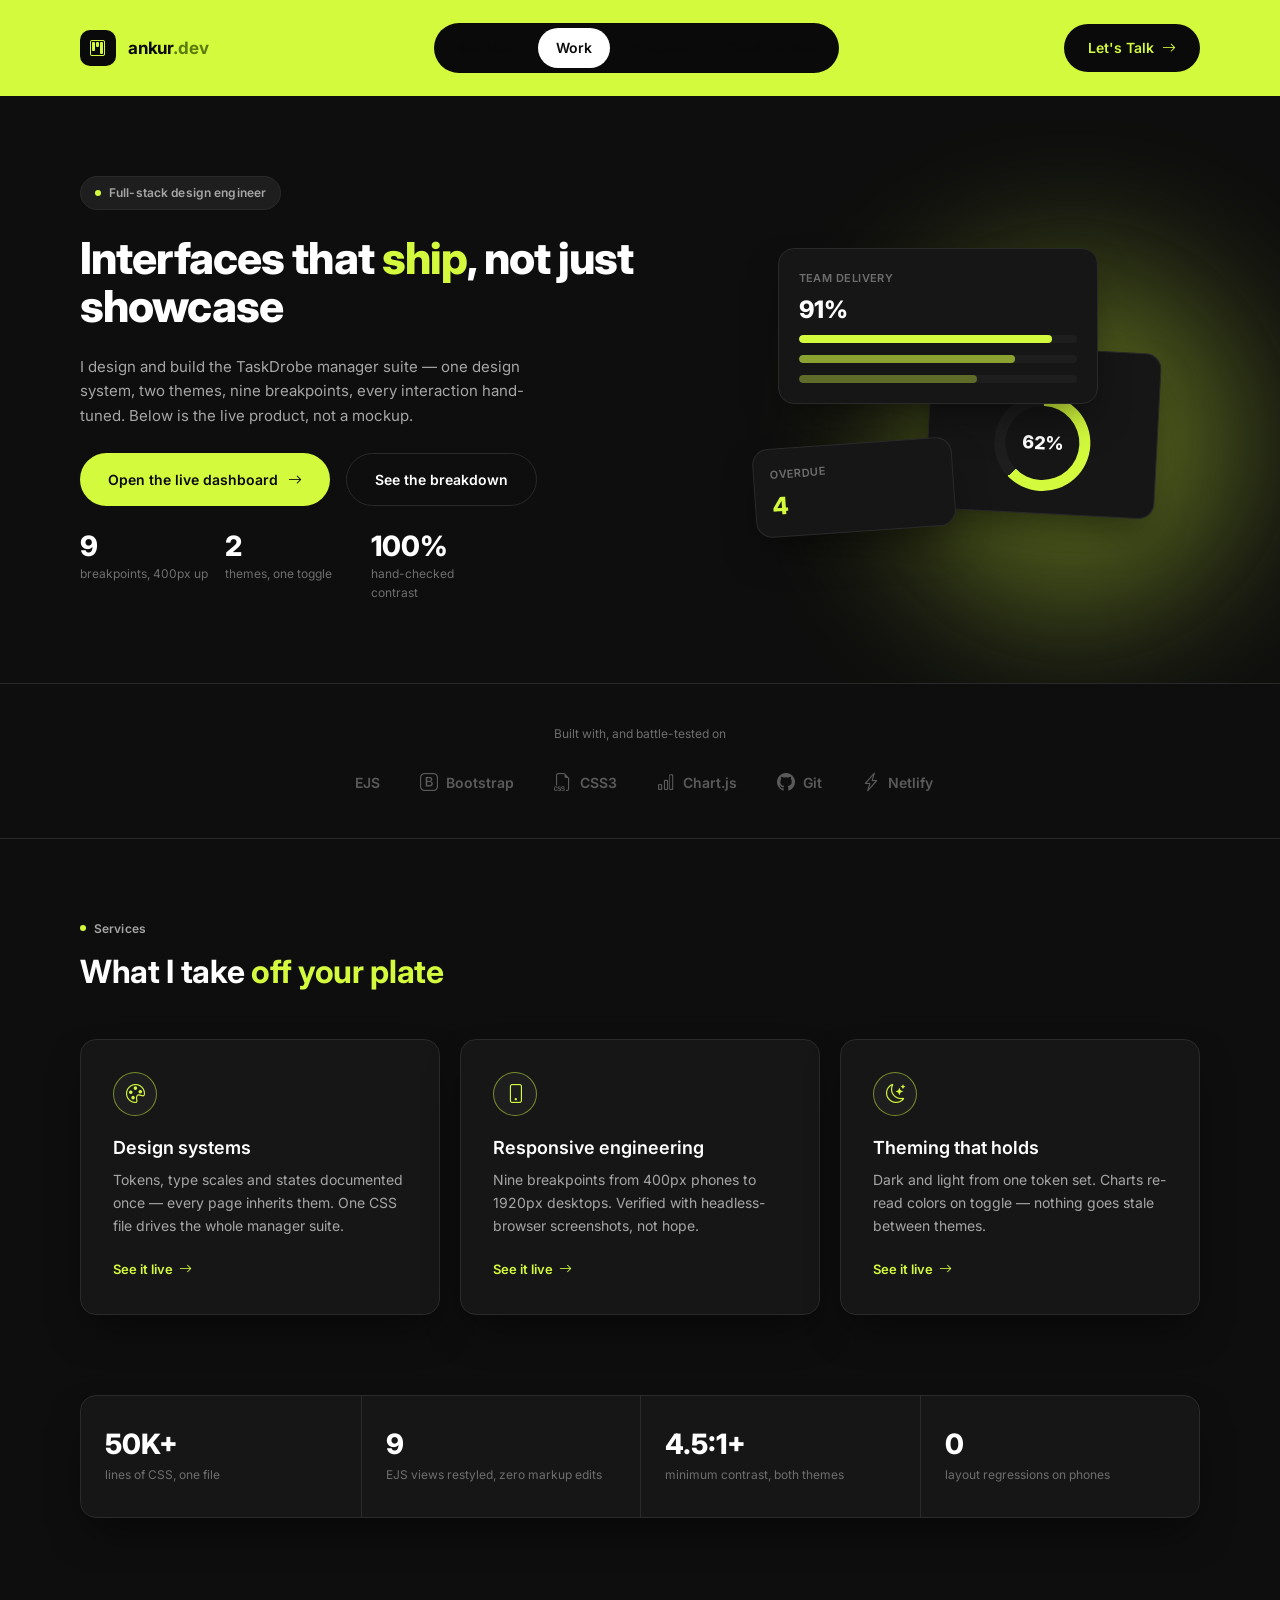
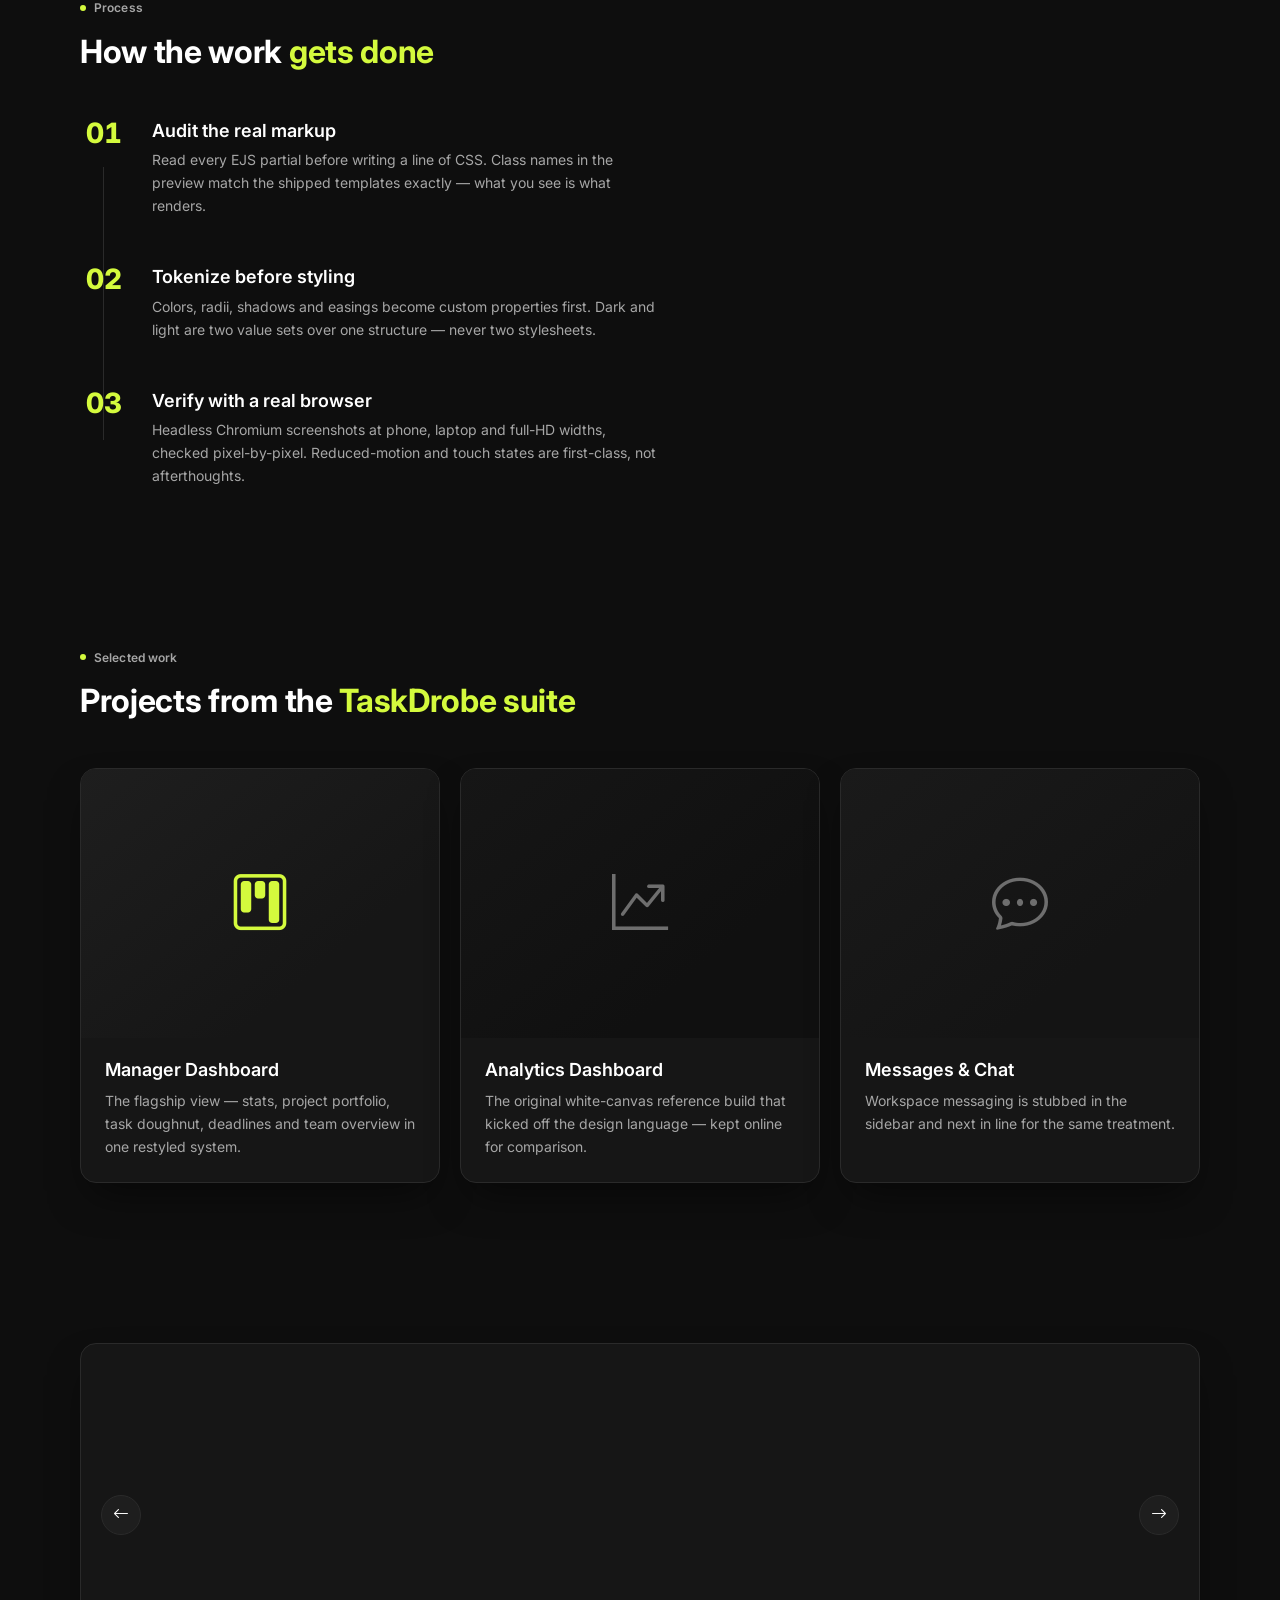
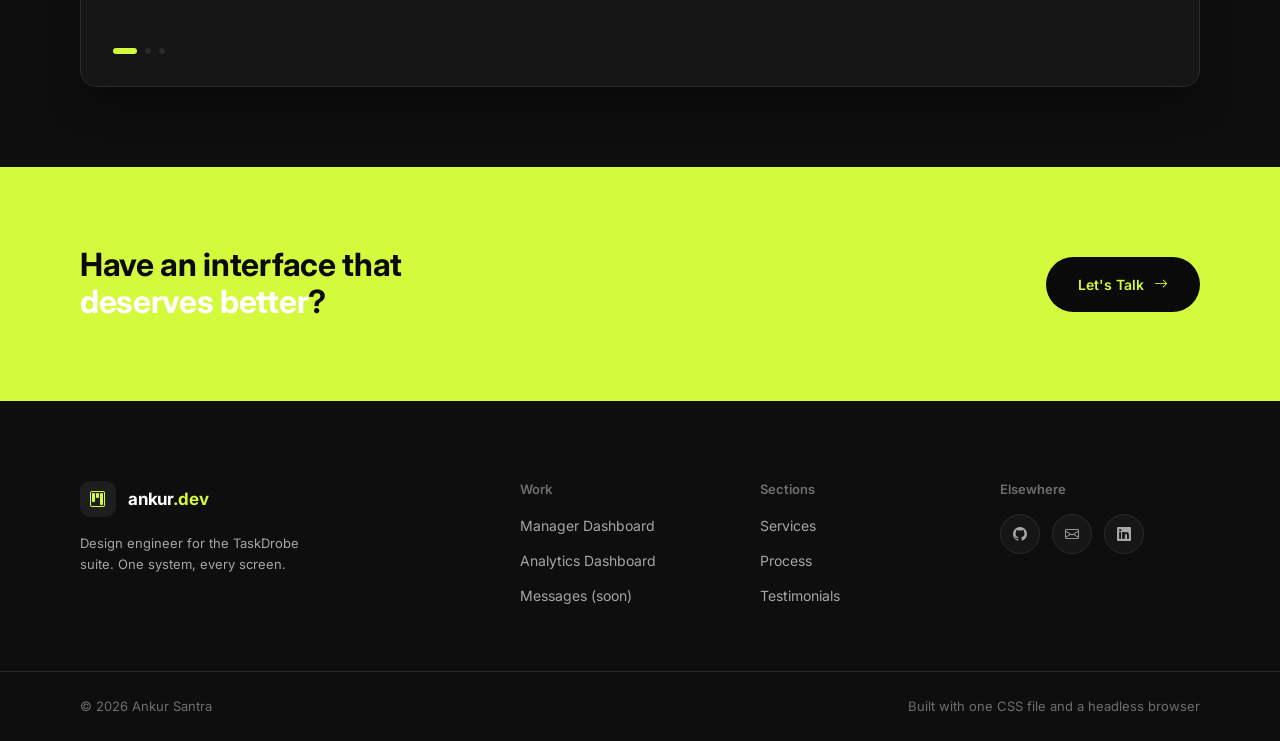
<file: index.html>
<!DOCTYPE html>
<html lang="en">

<head>
    <meta charset="UTF-8">
    <meta name="viewport" content="width=device-width, initial-scale=1">
    <title>Ankur Santra — Portfolio</title>
    <meta name="description" content="Ankur Santra designs and builds the TaskDrobe manager suite — one design system, nine breakpoints, two themes.">
    <link rel="preconnect" href="https://fonts.googleapis.com">
    <link rel="preconnect" href="https://fonts.gstatic.com" crossorigin>
    <link href="https://fonts.googleapis.com/css2?family=Inter:wght@400;500;600;700;800&display=swap" rel="stylesheet">
    <link href="https://cdn.jsdelivr.net/npm/bootstrap-icons@1.11.3/font/bootstrap-icons.min.css" rel="stylesheet">
    <style>
        /* ================================================================
           1. DESIGN TOKENS — Minifolio spec, exact values
           ================================================================ */
        :root {
            --color-bg-page: #0E0E0E;
            --color-bg-card: #161616;
            --color-bg-card-alt: #1E1E1E;
            --color-border: #2A2A2A;
            --color-accent: #D4FA3D;
            --color-accent-hover: #E4FF6B;
            --color-accent-active: #B8DE1F;
            --color-text-primary: #FFFFFF;
            --color-text-secondary: #A6A6A6;
            --color-text-muted: #6E6E6E;
            --color-text-on-accent: #0A0A0A;
            --color-success: #4ADE80;
            --color-star: #D4FA3D;
            --shadow-card: 0 20px 40px -12px rgba(0, 0, 0, 0.55);
            --shadow-card-hover: 0 28px 55px -10px rgba(0, 0, 0, 0.65);
            --shadow-accent: 0 8px 20px rgba(212, 250, 61, 0.35);
            --radius-card: 16px;
            --radius-chip: 10px;
            --radius-pill: 999px;

            --ease-out: cubic-bezier(0.16, 1, 0.3, 1);
            --ease-nav: cubic-bezier(0.65, 0, 0.35, 1);
            --ease-spring: cubic-bezier(0.34, 1.56, 0.64, 1);

            --container-pad: 20px;
            --section-y: 56px;
            --grid-gap: 16px;
            --h1-size: 26px;
            --h2-size: 22px;
        }

        @media (min-width: 640px) {
            :root { --container-pad: 24px; --grid-gap: 20px; }
        }

        @media (min-width: 768px) {
            :root { --section-y: 80px; --h1-size: 32px; --h2-size: 26px; }
        }

        @media (min-width: 1024px) {
            :root {
                --container-pad: 48px;
                --h1-size: 40px;
                --h2-size: 30px;
            }
        }

        @media (min-width: 1280px) {
            :root { --container-pad: 80px; --h1-size: 44px; --h2-size: 32px; }
        }

        /* ================================================================
           2. BASE
           ================================================================ */
        * {
            margin: 0;
            padding: 0;
            box-sizing: border-box;
        }

        html {
            scroll-behavior: smooth;
        }

        body {
            font-family: "Inter", "Satoshi", -apple-system, sans-serif;
            font-size: 15px;
            line-height: 1.65;
            font-weight: 400;
            color: var(--color-text-secondary);
            background: var(--color-bg-page);
            -webkit-font-smoothing: antialiased;
        }

        ::selection {
            background: var(--color-accent);
            color: var(--color-text-on-accent);
        }

        :focus-visible {
            outline: 2px solid var(--color-text-primary);
            outline-offset: 2px;
            border-radius: 4px;
        }

        button, a {
            cursor: pointer;
        }

        img {
            max-width: 100%;
            display: block;
        }

        .container {
            max-width: 1280px;
            margin: 0 auto;
            padding-inline: var(--container-pad);
        }

        @media (min-width: 1536px) {
            .container { max-width: 1400px; }
        }

        section {
            padding-block: var(--section-y);
        }

        .eyebrow {
            display: inline-flex;
            align-items: center;
            gap: 8px;
            padding: 6px 14px;
            background: var(--color-bg-card-alt);
            border: 1px solid var(--color-border);
            border-radius: var(--radius-pill);
            font-size: 12px;
            font-weight: 600;
            letter-spacing: 0.01em;
            color: var(--color-text-secondary);
        }

        .eyebrow::before {
            content: "";
            width: 6px;
            height: 6px;
            border-radius: 50%;
            background: var(--color-accent);
        }

        h1 {
            font-size: clamp(26px, 4vw + 10px, var(--h1-size));
            font-weight: 800;
            line-height: 1.1;
            letter-spacing: -0.02em;
            color: var(--color-text-primary);
        }

        h2 {
            font-size: var(--h2-size);
            font-weight: 700;
            line-height: 1.15;
            letter-spacing: -0.01em;
            color: var(--color-text-primary);
        }

        h3 {
            font-size: 18px;
            font-weight: 600;
            line-height: 1.3;
            color: var(--color-text-primary);
        }

        p {
            color: var(--color-text-secondary);
        }

        /* One lime word per headline — color only, never weight */
        h1 em, h2 em {
            font-style: normal;
            color: var(--color-accent);
        }

        /* ================================================================
           3. TOP BAND — solid lime, 96px / 64px mobile
           ================================================================ */
        .band {
            position: sticky;
            top: 0;
            z-index: 100;
            background: var(--color-accent);
            min-height: 64px;
        }

        @media (min-width: 768px) {
            .band { min-height: 96px; }
        }

        .band-inner {
            display: flex;
            align-items: center;
            justify-content: space-between;
            gap: 24px;
            max-width: 1280px;
            margin: 0 auto;
            padding: 12px var(--container-pad);
            min-height: inherit;
        }

        .brand {
            display: flex;
            align-items: center;
            gap: 12px;
            text-decoration: none;
            flex-shrink: 0;
        }

        .brand-mark {
            width: 36px;
            height: 36px;
            display: grid;
            place-items: center;
            border-radius: var(--radius-chip);
            background: var(--color-text-on-accent);
            color: var(--color-accent);
            font-weight: 800;
            font-size: 16px;
        }

        .brand-name {
            font-size: 17px;
            font-weight: 700;
            letter-spacing: -0.01em;
            color: var(--color-text-on-accent);
        }

        /* Nav pill — dark rounded container, sliding black active chip */
        .nav-pill {
            position: relative;
            display: none;
            align-items: center;
            gap: 4px;
            padding: 5px;
            background: var(--color-text-on-accent);
            border-radius: var(--radius-pill);
        }

        @media (min-width: 768px) {
            .nav-pill { display: flex; }
        }

        .nav-chip {
            position: absolute;
            top: 5px;
            bottom: 5px;
            left: 5px;
            width: 0;
            background: #FFFFFF;
            border-radius: var(--radius-pill);
            transition: transform 300ms var(--ease-nav),
                width 300ms var(--ease-nav);
            z-index: 0;
        }

        .nav-pill a {
            position: relative;
            z-index: 1;
            padding: 8px 18px;
            border-radius: var(--radius-pill);
            font-size: 14px;
            font-weight: 600;
            color: var(--color-text-on-accent);
            text-decoration: none;
            opacity: 0.75;
            transition: opacity 250ms ease;
        }

        .nav-pill a:hover,
        .nav-pill a.active {
            opacity: 1;
        }

        .band-cta {
            display: none;
        }

        @media (min-width: 768px) {
            .band-cta { display: inline-flex; }
        }

        .btn-band {
            display: inline-flex;
            align-items: center;
            gap: 8px;
            padding: 12px 24px;
            background: var(--color-text-on-accent);
            color: var(--color-accent);
            border: none;
            border-radius: var(--radius-pill);
            font-family: inherit;
            font-size: 14px;
            font-weight: 600;
            text-decoration: none;
            transition: transform 200ms cubic-bezier(0.4, 0, 0.2, 1),
                background-color 200ms cubic-bezier(0.4, 0, 0.2, 1);
        }

        .btn-band:hover {
            background: #1A1A1A;
            transform: translateY(-2px);
        }

        .btn-band:active {
            transform: translateY(0) scale(0.97);
        }

        /* Hamburger — below 768px */
        .hamburger {
            display: grid;
            place-items: center;
            width: 44px;
            height: 44px;
            border: none;
            border-radius: var(--radius-chip);
            background: var(--color-text-on-accent);
            color: var(--color-accent);
            font-size: 20px;
        }

        .hamburger:active {
            transform: scale(0.9);
            transition: transform 300ms var(--ease-spring);
        }

        @media (min-width: 768px) {
            .hamburger { display: none; }
        }

        /* Full-screen mobile menu */
        .menu {
            position: fixed;
            inset: 0;
            z-index: 200;
            background: var(--color-bg-page);
            display: flex;
            flex-direction: column;
            padding: 24px var(--container-pad) 48px;
            opacity: 0;
            visibility: hidden;
            transition: opacity 250ms ease, visibility 250ms ease;
        }

        .menu.open {
            opacity: 1;
            visibility: visible;
        }

        .menu-head {
            display: flex;
            align-items: center;
            justify-content: space-between;
            margin-bottom: 48px;
        }

        .menu-close {
            display: grid;
            place-items: center;
            width: 44px;
            height: 44px;
            border: 1px solid var(--color-border);
            border-radius: var(--radius-chip);
            background: var(--color-bg-card);
            color: var(--color-text-primary);
            font-size: 18px;
        }

        .menu-close:active {
            transform: scale(0.9);
            transition: transform 300ms var(--ease-spring);
        }

        .menu a.menu-link {
            padding: 16px 0;
            font-size: 24px;
            font-weight: 700;
            letter-spacing: -0.01em;
            color: var(--color-text-primary);
            text-decoration: none;
            border-bottom: 1px solid var(--color-border);
            opacity: 0;
            transform: translateY(12px);
            transition: opacity 400ms ease-out, transform 400ms ease-out;
        }

        .menu.open a.menu-link {
            opacity: 1;
            transform: translateY(0);
        }

        .menu .menu-cta {
            margin-top: auto;
        }

        /* ================================================================
           4. HERO — 2-col 60/40 desktop, collage right
           ================================================================ */
        .hero {
            padding-block: var(--section-y);
            position: relative;
            overflow: hidden;
        }

        .hero-grid {
            display: grid;
            grid-template-columns: 1fr;
            gap: 48px;
            align-items: center;
        }

        @media (min-width: 1024px) {
            .hero-grid {
                grid-template-columns: 60fr 40fr;
                gap: 64px;
            }
        }

        .hero-copy > * {
            margin-top: 24px;
        }

        .hero-copy > :first-child {
            margin-top: 0;
        }

        .hero-copy p {
            max-width: 52ch;
            font-size: 15px;
        }

        @media (max-width: 479px) {
            .hero-copy p { font-size: 14px; }
        }

        .hero-actions {
            display: flex;
            flex-wrap: wrap;
            gap: 16px;
        }

        @media (max-width: 479px) {
            .hero-actions .btn { width: 100%; justify-content: center; }
        }

        /* Buttons — primary lime pill + ghost outline pill */
        .btn {
            display: inline-flex;
            align-items: center;
            gap: 10px;
            padding: 14px 28px;
            border: none;
            border-radius: var(--radius-pill);
            font-family: inherit;
            font-size: 14px;
            font-weight: 600;
            text-decoration: none;
            transition: all 200ms cubic-bezier(0.4, 0, 0.2, 1);
        }

        .btn-primary {
            background: var(--color-accent);
            color: var(--color-text-on-accent);
        }

        .btn-primary:hover {
            background: var(--color-accent-hover);
            transform: translateY(-2px);
            box-shadow: var(--shadow-accent);
        }

        .btn-primary:active {
            background: var(--color-accent-active);
            transform: translateY(0) scale(0.97);
            transition: 100ms ease-out;
        }

        .btn-ghost {
            background: transparent;
            border: 1.5px solid var(--color-border);
            color: var(--color-text-primary);
        }

        .btn-ghost:hover {
            border-color: var(--color-accent);
            color: var(--color-accent);
            background: rgba(212, 250, 61, 0.06);
        }

        .btn-ghost:active {
            transform: scale(0.97);
        }

        /* Hero stat row */
        .hero-stats {
            display: grid;
            grid-template-columns: repeat(3, 1fr);
            gap: 16px;
            max-width: 420px;
        }

        .hero-stats .stat-num {
            font-size: 28px;
            font-weight: 800;
            color: var(--color-text-primary);
            line-height: 1.2;
        }

        .hero-stats .stat-cap {
            font-size: 12px;
            font-weight: 400;
            color: var(--color-text-muted);
        }

        /* Collage — overlapping mock cards over a lime blur circle */
        .hero-collage {
            position: relative;
            display: none;
        }

        @media (min-width: 1024px) {
            .hero-collage { display: block; }
        }

        .hero-blur {
            position: absolute;
            width: 340px;
            height: 340px;
            top: 8%;
            right: -10%;
            background: var(--color-accent);
            filter: blur(80px);
            opacity: 0.4;
            border-radius: 50%;
            pointer-events: none;
        }

        .mock {
            position: relative;
            background: var(--color-bg-card);
            border: 1px solid var(--color-border);
            border-radius: var(--radius-card);
            box-shadow: var(--shadow-card);
        }

        .mock-a {
            width: 320px;
            padding: 20px;
            z-index: 3;
        }

        .mock-b {
            width: 230px;
            padding: 18px;
            margin-top: -56px;
            margin-left: 150px;
            z-index: 2;
            rotate: 3deg;
        }

        .mock-c {
            width: 200px;
            padding: 16px;
            margin-top: -72px;
            margin-left: -24px;
            z-index: 4;
            rotate: -4deg;
        }

        .mock-label {
            font-size: 11px;
            font-weight: 600;
            letter-spacing: 0.04em;
            text-transform: uppercase;
            color: var(--color-text-muted);
            margin-bottom: 10px;
        }

        .mock-value {
            font-size: 24px;
            font-weight: 800;
            color: var(--color-text-primary);
            line-height: 1.1;
        }

        .mock-bar {
            height: 8px;
            border-radius: var(--radius-pill);
            background: var(--color-bg-card-alt);
            overflow: hidden;
            margin-top: 12px;
        }

        .mock-bar > span {
            display: block;
            height: 100%;
            border-radius: inherit;
            background: var(--color-accent);
        }

        .mock-ring {
            --p: 62%;
            width: 96px;
            height: 96px;
            border-radius: 50%;
            margin: 8px auto 4px;
            background: conic-gradient(var(--color-accent) var(--p), var(--color-bg-card-alt) 0);
            display: grid;
            place-items: center;
        }

        .mock-ring::before {
            content: "";
            position: absolute;
            width: 74px;
            height: 74px;
            border-radius: 50%;
            background: var(--color-bg-card);
        }

        .mock-ring span {
            position: relative;
            font-size: 18px;
            font-weight: 800;
            color: var(--color-text-primary);
        }
        /* ================================================================
           5. LOGO STRIP
           ================================================================ */
        .logos {
            padding-block: 40px;
            border-top: 1px solid var(--color-border);
            border-bottom: 1px solid var(--color-border);
        }

        .logos-label {
            font-size: 12px;
            font-weight: 400;
            color: var(--color-text-muted);
            text-align: center;
            margin-bottom: 24px;
        }

        .logo-row {
            display: flex;
            flex-wrap: wrap;
            justify-content: center;
            gap: 16px 40px;
        }

        .logo {
            display: inline-flex;
            align-items: center;
            gap: 8px;
            font-size: 14px;
            font-weight: 600;
            color: var(--color-text-secondary);
            filter: grayscale(100%) opacity(0.5);
            transition: filter 250ms ease;
        }

        .logo i {
            font-size: 18px;
        }

        .logo:hover {
            filter: grayscale(0%) opacity(1);
            color: var(--color-text-primary);
        }

        /* ================================================================
           6. SECTION HEADS + CARDS + SERVICES
           ================================================================ */
        .section-head {
            display: flex;
            flex-direction: column;
            align-items: flex-start;
            gap: 16px;
            margin-bottom: 48px;
        }

        .section-head .eyebrow {
            background: transparent;
            border: none;
            padding: 0 0 0 0;
            gap: 0;
            border-radius: 0;
        }

        .section-head .eyebrow::before {
            margin-right: 8px;
        }

        .cards-3 {
            display: grid;
            grid-template-columns: 1fr;
            gap: var(--grid-gap);
        }

        @media (min-width: 640px) {
            .cards-3 { grid-template-columns: repeat(2, 1fr); }
        }

        @media (min-width: 1024px) {
            .cards-3 { grid-template-columns: repeat(3, 1fr); }
        }

        .card {
            background: var(--color-bg-card);
            border: 1px solid var(--color-border);
            border-radius: var(--radius-card);
            box-shadow: var(--shadow-card);
            padding: 32px 24px;
            text-decoration: none;
            transition: transform 350ms var(--ease-out),
                box-shadow 350ms var(--ease-out),
                border-color 350ms var(--ease-out);
        }

        @media (min-width: 1024px) {
            .card { padding: 32px; }
        }

        .card:hover {
            transform: translateY(-6px) scale(1.01);
            box-shadow: var(--shadow-card-hover);
            border-color: rgba(212, 250, 61, 0.4);
        }

        .card:active {
            transform: translateY(-2px) scale(0.99);
        }

        .icon-badge {
            display: grid;
            place-items: center;
            width: 44px;
            height: 44px;
            margin-bottom: 20px;
            border-radius: 50%;
            background: var(--color-bg-card-alt);
            border: 1px solid rgba(212, 250, 61, 0.5);
            color: var(--color-accent);
            font-size: 19px;
        }

        .service h3 {
            margin-bottom: 8px;
        }

        .service p {
            font-size: 14px;
            margin-bottom: 20px;
        }

        .learn {
            display: inline-flex;
            align-items: center;
            gap: 6px;
            font-size: 13px;
            font-weight: 600;
            color: var(--color-accent);
            text-decoration: none;
        }

        .learn i {
            transition: transform 250ms ease;
        }

        .learn:hover i {
            transform: translateX(3px);
        }

        /* ================================================================
           7. PROOF STRIP
           ================================================================ */
        .proof {
            padding-block: 0;
        }

        .proof-card {
            display: grid;
            grid-template-columns: repeat(2, 1fr);
            background: var(--color-bg-card);
            border: 1px solid var(--color-border);
            border-radius: var(--radius-card);
            box-shadow: var(--shadow-card);
        }

        @media (min-width: 768px) {
            .proof-card { grid-template-columns: repeat(4, 1fr); }
        }

        .proof-item {
            display: flex;
            flex-direction: column;
            gap: 4px;
            padding: 32px 24px;
        }

        .proof-item + .proof-item {
            border-left: 1px solid var(--color-border);
        }

        @media (max-width: 767px) {
            .proof-item:nth-child(3) { border-left: none; }
            .proof-item:nth-child(n+3) { border-top: 1px solid var(--color-border); }
        }

        .proof-item .stat-num {
            font-size: 28px;
            font-weight: 800;
            color: var(--color-text-primary);
            line-height: 1.2;
        }

        .proof-item .stat-cap {
            font-size: 12px;
            color: var(--color-text-muted);
        }

        /* ================================================================
           8. PROCESS STEPS
           ================================================================ */
        .steps {
            list-style: none;
            position: relative;
            display: flex;
            flex-direction: column;
            gap: 32px;
        }

        @media (min-width: 1024px) {
            .steps { gap: 0; }
            .steps::before {
                content: "";
                position: absolute;
                left: 23px;
                top: 48px;
                bottom: 48px;
                width: 1px;
                background: var(--color-border);
            }
        }

        .step {
            display: flex;
            align-items: flex-start;
            gap: 24px;
        }

        @media (min-width: 1024px) {
            .step { padding-bottom: 48px; }
            .step:last-child { padding-bottom: 0; }
        }

        .step-num {
            font-size: 28px;
            font-weight: 800;
            line-height: 1;
            color: var(--color-accent);
            flex-shrink: 0;
            width: 48px;
            text-align: center;
            font-variant-numeric: tabular-nums;
        }

        .step h3 {
            margin-bottom: 6px;
        }

        .step p {
            max-width: 56ch;
            font-size: 14px;
        }

        /* ================================================================
           9. WORK GRID
           ================================================================ */
        .work-grid {
            display: grid;
            grid-template-columns: 1fr;
            gap: var(--grid-gap);
        }

        @media (min-width: 640px) {
            .work-grid { grid-template-columns: repeat(2, 1fr); }
        }

        @media (min-width: 1024px) {
            .work-grid { grid-template-columns: repeat(3, 1fr); }
        }

        .work-card {
            background: var(--color-bg-card);
            border: 1px solid var(--color-border);
            border-radius: var(--radius-card);
            box-shadow: var(--shadow-card);
            overflow: hidden;
            text-decoration: none;
            display: flex;
            flex-direction: column;
            transition: transform 350ms var(--ease-out),
                box-shadow 350ms var(--ease-out),
                border-color 350ms var(--ease-out);
        }

        .work-card:hover {
            transform: translateY(-6px) scale(1.01);
            box-shadow: var(--shadow-card-hover);
            border-color: rgba(212, 250, 61, 0.4);
        }

        .work-media {
            position: relative;
            aspect-ratio: 4 / 3;
            overflow: hidden;
            background: var(--color-bg-card-alt);
        }

        .work-thumb {
            position: absolute;
            inset: 0;
            display: grid;
            place-items: center;
            font-size: 56px;
            color: var(--color-text-muted);
            transition: transform 600ms var(--ease-out);
        }

        .work-card:hover .work-thumb {
            transform: scale(1.08);
        }

        .thumb-dash { background: linear-gradient(140deg, #1E1E1E, #161616 70%); color: var(--color-accent); }
        .thumb-shop { background: linear-gradient(140deg, #161616, #101010 70%); }
        .thumb-chat { background: linear-gradient(140deg, #1A1A1A, #141414 70%); }

        .work-tag {
            position: absolute;
            top: 16px;
            left: 16px;
            padding: 5px 12px;
            background: var(--color-accent);
            color: var(--color-text-on-accent);
            font-size: 12px;
            font-weight: 600;
            border-radius: var(--radius-pill);
            opacity: 0;
            transform: translateY(8px);
            transition: opacity 250ms ease 50ms, transform 250ms ease 50ms;
        }

        .work-card:hover .work-tag {
            opacity: 1;
            transform: translateY(0);
        }

        .work-card h3 {
            padding: 20px 24px 0;
        }

        .work-card p {
            padding: 8px 24px 24px;
            font-size: 14px;
        }

        /* ================================================================
           10. TESTIMONIALS
           ================================================================ */
        .carousel {
            position: relative;
            background: var(--color-bg-card);
            border: 1px solid var(--color-border);
            border-radius: var(--radius-card);
            box-shadow: var(--shadow-card);
            padding: 40px 32px 32px;
        }

        .slides {
            position: relative;
            min-height: 240px;
        }

        .slide {
            position: absolute;
            inset: 0;
            display: flex;
            flex-direction: column;
            gap: 16px;
            opacity: 0;
            transform: translateX(24px);
            transition: opacity 500ms var(--ease-nav), transform 500ms var(--ease-nav);
            pointer-events: none;
        }

        .slide.active {
            opacity: 1;
            transform: translateX(0);
            pointer-events: auto;
            position: relative;
        }

        .stars {
            display: flex;
            gap: 4px;
            color: var(--color-star);
            font-size: 15px;
        }

        .quote {
            font-size: 16px;
            line-height: 1.6;
            color: var(--color-text-primary);
            max-width: 60ch;
        }

        .who {
            display: flex;
            align-items: center;
            gap: 12px;
            margin-top: 8px;
        }

        .avatar {
            display: grid;
            place-items: center;
            width: 44px;
            height: 44px;
            border-radius: 50%;
            background: var(--color-bg-card-alt);
            border: 1px solid rgba(212, 250, 61, 0.5);
            color: var(--color-accent);
            font-size: 13px;
            font-weight: 700;
        }

        .who strong {
            display: block;
            font-size: 14px;
            font-weight: 600;
            color: var(--color-text-primary);
        }

        .who span {
            font-size: 12px;
            color: var(--color-text-muted);
        }

        .dots {
            display: flex;
            gap: 8px;
            margin-top: 24px;
        }

        .dot {
            width: 6px;
            height: 6px;
            border-radius: var(--radius-pill);
            background: var(--color-border);
            border: none;
            padding: 0;
            transition: width 300ms ease, background-color 300ms ease;
        }

        .dot.active {
            width: 24px;
            background: var(--color-accent);
        }

        .ctl {
            position: absolute;
            top: 50%;
            transform: translateY(-50%);
            display: grid;
            place-items: center;
            width: 40px;
            height: 40px;
            border: 1px solid var(--color-border);
            border-radius: 50%;
            background: var(--color-bg-card-alt);
            color: var(--color-text-primary);
            font-size: 16px;
            transition: border-color 250ms ease, color 250ms ease, transform 250ms ease;
        }

        .ctl:hover {
            border-color: var(--color-accent);
            color: var(--color-accent);
        }

        .ctl.next:hover { transform: translateY(-50%) rotate(8deg); }
        .ctl.prev:hover { transform: translateY(-50%) rotate(-8deg); }

        .ctl:active {
            transform: translateY(-50%) scale(0.9);
            transition: transform 300ms var(--ease-spring);
        }

        .ctl.next { right: 20px; }
        .ctl.prev { left: 20px; }

        @media (max-width: 767px) {
            .ctl { display: none; }
            .quote { font-size: 15px; }
        }

        /* ================================================================
           11. CTA BANNER — full-width lime
           ================================================================ */
        .cta {
            background: var(--color-accent);
            padding-block: 80px;
        }

        .cta-inner {
            display: flex;
            flex-direction: column;
            align-items: flex-start;
            gap: 32px;
            max-width: 1280px;
            margin: 0 auto;
            padding-inline: var(--container-pad);
        }

        @media (min-width: 768px) {
            .cta-inner {
                flex-direction: row;
                align-items: center;
                justify-content: space-between;
            }
        }

        .cta h2 {
            color: var(--color-text-on-accent);
            max-width: 18ch;
        }

        .cta h2 em {
            color: #FFFFFF;
        }

        .btn-dark {
            background: var(--color-text-on-accent);
            color: var(--color-accent);
            border: none;
            padding: 16px 32px;
        }

        .btn-dark:hover {
            background: #1A1A1A;
            transform: translateY(-2px);
            box-shadow: 0 8px 20px rgba(0, 0, 0, 0.3);
        }

        .btn-dark:active {
            transform: translateY(0) scale(0.97);
        }

        /* ================================================================
           12. FOOTER
           ================================================================ */
        .footer {
            padding-top: 80px;
        }

        .footer-grid {
            display: grid;
            grid-template-columns: 1fr;
            gap: 40px;
            padding-bottom: 64px;
        }

        @media (min-width: 768px) {
            .footer-grid { grid-template-columns: 2fr 1fr 1fr 1fr; }
        }

        .footer-mark {
            background: var(--color-bg-card-alt);
            color: var(--color-accent);
        }

        .tagline {
            font-size: 13px;
            margin-top: 16px;
            max-width: 28ch;
        }

        .footer-col {
            display: flex;
            flex-direction: column;
            gap: 12px;
        }

        .footer-col h3 {
            font-size: 13px;
            font-weight: 600;
            color: var(--color-text-muted);
            text-transform: none;
            margin-bottom: 4px;
        }

        .footer-col a {
            font-size: 14px;
            color: var(--color-text-secondary);
            text-decoration: none;
            transition: color 200ms ease;
        }

        .footer-col a:hover {
            color: var(--color-accent);
        }

        .socials {
            display: flex;
            gap: 12px;
        }

        .social {
            display: grid;
            place-items: center;
            width: 40px;
            height: 40px;
            border: 1px solid var(--color-border);
            border-radius: 50%;
            background: var(--color-bg-card);
            color: var(--color-accent);
            font-size: 16px;
            transition: background-color 250ms ease, border-color 250ms ease, transform 250ms ease;
        }

        .social:hover {
            background: var(--color-accent);
            border-color: var(--color-accent);
            color: var(--color-text-on-accent);
        }

        .social:active {
            transform: scale(0.9);
            transition: transform 300ms var(--ease-spring);
        }

        .copy-bar {
            border-top: 1px solid var(--color-border);
            padding-block: 24px;
        }

        .copy-inner {
            display: flex;
            flex-wrap: wrap;
            justify-content: space-between;
            gap: 8px 24px;
            font-size: 13px;
            color: var(--color-text-muted);
        }

        /* ================================================================
           13. SCROLL REVEAL + HERO ENTRANCE + H1 PULSE
           ================================================================ */
        .reveal {
            opacity: 0;
            transform: translateY(24px);
            transition: opacity 600ms var(--ease-out), transform 600ms var(--ease-out);
        }

        .reveal.in {
            opacity: 1;
            transform: translateY(0);
        }

        .hero-copy > * {
            opacity: 0;
            transform: translateY(16px);
            animation: hero-in 400ms ease-out forwards;
        }

        .hero-copy > :nth-child(1) { animation-delay: 0ms; }
        .hero-copy > :nth-child(2) { animation-delay: 100ms; }
        .hero-copy > :nth-child(3) { animation-delay: 200ms; }
        .hero-copy > :nth-child(4) { animation-delay: 300ms; }
        .hero-copy > :nth-child(5) { animation-delay: 400ms; }

        @keyframes hero-in {
            to { opacity: 1; transform: translateY(0); }
        }

        /* Lime word pulse — hero H1 only */
        .hero h1 em {
            animation: lime-pulse 3s ease-in-out infinite;
        }

        @keyframes lime-pulse {
            0%, 100% { text-shadow: 0 0 0px rgba(212, 250, 61, 0); }
            50% { text-shadow: 0 0 16px rgba(212, 250, 61, 0.5); }
        }

        @media (prefers-reduced-motion: no-preference) {
            .reveal, .slide, .nav-chip, .dot, .ctl, .card, .work-card { }
        }

        @media (prefers-reduced-motion: reduce) {
            .reveal, .hero-copy > * {
                opacity: 1;
                transform: none;
                animation: none;
                transition: none;
            }
            .hero h1 em { animation: none; }
            .work-card:hover .work-thumb { transform: none; }
            html { scroll-behavior: auto; }
        }
        /* SECTION-SLOT */
    </style>
</head>

<body>
<!-- 1. TOP BAND -->
<header class="band">
    <div class="band-inner">
        <a class="brand" href="#top">
            <span class="brand-mark"><i class="bi bi-kanban"></i></span>
            <span class="brand-name">ankur<span style="color:#5A7A0A">.dev</span></span>
        </a>

        <nav class="nav-pill" aria-label="Primary">
            <span class="nav-chip" id="navChip" aria-hidden="true"></span>
            <a href="#services" data-nav>Services</a>
            <a href="#work" data-nav class="active">Work</a>
            <a href="#process" data-nav>Process</a>
            <a href="#testimonials" data-nav>Testimonials</a>
        </nav>

        <a class="btn-band band-cta" href="#contact">
            Let's Talk
            <i class="bi bi-arrow-right"></i>
        </a>

        <button class="hamburger" id="menuOpen" aria-label="Open menu">
            <i class="bi bi-list"></i>
        </button>
    </div>
</header>

<!-- Full-screen mobile menu -->
<div class="menu" id="menu" role="dialog" aria-label="Menu">
    <div class="menu-head">
        <a class="brand" href="#top">
            <span class="brand-mark"><i class="bi bi-kanban"></i></span>
            <span class="brand-name">ankur<span style="color:#5A7A0A">.dev</span></span>
        </a>
        <button class="menu-close" id="menuClose" aria-label="Close menu">
            <i class="bi bi-x-lg"></i>
        </button>
    </div>
    <a class="menu-link" href="#services">Services</a>
    <a class="menu-link" href="#work">Work</a>
    <a class="menu-link" href="#process">Process</a>
    <a class="menu-link" href="#testimonials">Testimonials</a>
    <a class="btn btn-primary menu-cta" href="#contact">Let's Talk <i class="bi bi-arrow-right"></i></a>
</div>

<main id="top">
    <!-- 2. HERO -->
    <section class="hero">
        <div class="container hero-grid">
            <div class="hero-copy">
                <span class="eyebrow">Full-stack design engineer</span>
                <h1>Interfaces that <em>ship</em>, not just showcase</h1>
                <p>I design and build the TaskDrobe manager suite — one design system, two themes, nine breakpoints, every interaction hand-tuned. Below is the live product, not a mockup.</p>
                <div class="hero-actions">
                    <a class="btn btn-primary" href="man_dashboard.html">
                        Open the live dashboard
                        <i class="bi bi-arrow-right"></i>
                    </a>
                    <a class="btn btn-ghost" href="#work">See the breakdown</a>
                </div>
                <div class="hero-stats">
                    <div>
                        <div class="stat-num" data-count="9">0</div>
                        <div class="stat-cap">breakpoints, 400px up</div>
                    </div>
                    <div>
                        <div class="stat-num" data-count="2">0</div>
                        <div class="stat-cap">themes, one toggle</div>
                    </div>
                    <div>
                        <div class="stat-num" data-count="100" data-suffix="%">0</div>
                        <div class="stat-cap">hand-checked contrast</div>
                    </div>
                </div>
            </div>

            <div class="hero-collage" aria-hidden="true">
                <div class="hero-blur"></div>
                <div class="mock mock-a">
                    <div class="mock-label">Team delivery</div>
                    <div class="mock-value">91%</div>
                    <div class="mock-bar"><span style="width:91%"></span></div>
                    <div class="mock-bar"><span style="width:78%; opacity:.6"></span></div>
                    <div class="mock-bar"><span style="width:64%; opacity:.35"></span></div>
                </div>
                <div class="mock mock-b">
                    <div class="mock-label">Sprint load</div>
                    <div class="mock-ring"><span>62%</span></div>
                </div>
                <div class="mock mock-c">
                    <div class="mock-label">Overdue</div>
                    <div class="mock-value" style="color:var(--color-accent)">4</div>
                </div>
            </div>
        </div>
    </section>
    <!-- 3. LOGO STRIP -->
    <section class="logos">
        <div class="container">
            <p class="logos-label">Built with, and battle-tested on</p>
            <div class="logo-row">
                <span class="logo"><i class="bi bi-filetype-ejs"></i>EJS</span>
                <span class="logo"><i class="bi bi-bootstrap"></i>Bootstrap</span>
                <span class="logo"><i class="bi bi-filetype-css"></i>CSS3</span>
                <span class="logo"><i class="bi bi-bar-chart"></i>Chart.js</span>
                <span class="logo"><i class="bi bi-github"></i>Git</span>
                <span class="logo"><i class="bi bi-lightning-charge"></i>Netlify</span>
            </div>
        </div>
    </section>

    <!-- 4. SERVICES -->
    <section id="services">
        <div class="container">
            <div class="section-head reveal">
                <span class="eyebrow">Services</span>
                <h2>What I take <em>off your plate</em></h2>
            </div>
            <div class="cards-3">
                <article class="card service reveal">
                    <span class="icon-badge"><i class="bi bi-palette"></i></span>
                    <h3>Design systems</h3>
                    <p>Tokens, type scales and states documented once — every page inherits them. One CSS file drives the whole manager suite.</p>
                    <a class="learn" href="man_dashboard.html">See it live <i class="bi bi-arrow-right"></i></a>
                </article>
                <article class="card service reveal">
                    <span class="icon-badge"><i class="bi bi-phone"></i></span>
                    <h3>Responsive engineering</h3>
                    <p>Nine breakpoints from 400px phones to 1920px desktops. Verified with headless-browser screenshots, not hope.</p>
                    <a class="learn" href="man_dashboard.html">See it live <i class="bi bi-arrow-right"></i></a>
                </article>
                <article class="card service reveal">
                    <span class="icon-badge"><i class="bi bi-moon-stars"></i></span>
                    <h3>Theming that holds</h3>
                    <p>Dark and light from one token set. Charts re-read colors on toggle — nothing goes stale between themes.</p>
                    <a class="learn" href="man_dashboard.html">See it live <i class="bi bi-arrow-right"></i></a>
                </article>
            </div>
        </div>
    </section>

    <!-- 5. STATS / PROOF STRIP -->
    <section class="proof">
        <div class="container">
            <div class="proof-card reveal">
                <div class="proof-item">
                    <div class="stat-num" data-count="50" data-suffix="K+">0</div>
                    <div class="stat-cap">lines of CSS, one file</div>
                </div>
                <div class="proof-item">
                    <div class="stat-num" data-count="9">0</div>
                    <div class="stat-cap">EJS views restyled, zero markup edits</div>
                </div>
                <div class="proof-item">
                    <div class="stat-num" data-count="4" data-suffix=".5:1+">0</div>
                    <div class="stat-cap">minimum contrast, both themes</div>
                </div>
                <div class="proof-item">
                    <div class="stat-num" data-count="0">0</div>
                    <div class="stat-cap">layout regressions on phones</div>
                </div>
            </div>
        </div>
    </section>

    <!-- 6. PROCESS -->
    <section id="process">
        <div class="container">
            <div class="section-head reveal">
                <span class="eyebrow">Process</span>
                <h2>How the work <em>gets done</em></h2>
            </div>
            <ol class="steps">
                <li class="step reveal">
                    <span class="step-num">01</span>
                    <div>
                        <h3>Audit the real markup</h3>
                        <p>Read every EJS partial before writing a line of CSS. Class names in the preview match the shipped templates exactly — what you see is what renders.</p>
                    </div>
                </li>
                <li class="step reveal">
                    <span class="step-num">02</span>
                    <div>
                        <h3>Tokenize before styling</h3>
                        <p>Colors, radii, shadows and easings become custom properties first. Dark and light are two value sets over one structure — never two stylesheets.</p>
                    </div>
                </li>
                <li class="step reveal">
                    <span class="step-num">03</span>
                    <div>
                        <h3>Verify with a real browser</h3>
                        <p>Headless Chromium screenshots at phone, laptop and full-HD widths, checked pixel-by-pixel. Reduced-motion and touch states are first-class, not afterthoughts.</p>
                    </div>
                </li>
            </ol>
        </div>
    </section>
    <!-- 7. WORK / PORTFOLIO GRID -->
    <section id="work">
        <div class="container">
            <div class="section-head reveal">
                <span class="eyebrow">Selected work</span>
                <h2>Projects from the <em>TaskDrobe suite</em></h2>
            </div>
            <div class="work-grid">
                <a class="work-card reveal" href="man_dashboard.html">
                    <div class="work-media">
                        <div class="work-thumb thumb-dash"><i class="bi bi-kanban"></i></div>
                        <span class="work-tag">Design system</span>
                    </div>
                    <h3>Manager Dashboard</h3>
                    <p>The flagship view — stats, project portfolio, task doughnut, deadlines and team overview in one restyled system.</p>
                </a>
                <a class="work-card reveal" href="ecommerce_dashboard.html">
                    <div class="work-media">
                        <div class="work-thumb thumb-shop"><i class="bi bi-graph-up-arrow"></i></div>
                        <span class="work-tag">Analytics</span>
                    </div>
                    <h3>Analytics Dashboard</h3>
                    <p>The original white-canvas reference build that kicked off the design language — kept online for comparison.</p>
                </a>
                <a class="work-card reveal" href="#work">
                    <div class="work-media">
                        <div class="work-thumb thumb-chat"><i class="bi bi-chat-dots"></i></div>
                        <span class="work-tag">Coming soon</span>
                    </div>
                    <h3>Messages &amp; Chat</h3>
                    <p>Workspace messaging is stubbed in the sidebar and next in line for the same treatment.</p>
                </a>
            </div>
        </div>
    </section>

    <!-- 8. TESTIMONIALS -->
    <section id="testimonials">
        <div class="container">
            <div class="carousel reveal">
                <div class="slides" id="slides">
                    <blockquote class="slide" aria-hidden="false">
                        <div class="stars" aria-label="5 out of 5 stars">
                            <i class="bi bi-star-fill"></i><i class="bi bi-star-fill"></i><i class="bi bi-star-fill"></i><i class="bi bi-star-fill"></i><i class="bi bi-star-fill"></i>
                        </div>
                        <p class="quote">"The redesign dropped into our EJS templates without touching a single view. Same markup, completely different product."</p>
                        <footer class="who">
                            <span class="avatar">MR</span>
                            <div>
                                <strong>Maya Rahman</strong>
                                <span>Product Manager, TaskDrobe</span>
                            </div>
                        </footer>
                    </blockquote>
                    <blockquote class="slide" aria-hidden="true">
                        <div class="stars" aria-label="5 out of 5 stars">
                            <i class="bi bi-star-fill"></i><i class="bi bi-star-fill"></i><i class="bi bi-star-fill"></i><i class="bi bi-star-fill"></i><i class="bi bi-star-fill"></i>
                        </div>
                        <p class="quote">"Checked it on my phone, my laptop and the 1080p monitor in the meeting room. No broken layout anywhere. That never happens."</p>
                        <footer class="who">
                            <span class="avatar">AK</span>
                            <div>
                                <strong>Alex Kim</strong>
                                <span>Engineering Lead</span>
                            </div>
                        </footer>
                    </blockquote>
                    <blockquote class="slide" aria-hidden="true">
                        <div class="stars" aria-label="5 out of 5 stars">
                            <i class="bi bi-star-fill"></i><i class="bi bi-star-fill"></i><i class="bi bi-star-fill"></i><i class="bi bi-star-fill"></i><i class="bi bi-star-fill"></i>
                        </div>
                        <p class="quote">"One CSS file for nine pages felt reckless until we saw the token layer. Now a rebrand is an afternoon, not a quarter."</p>
                        <footer class="who">
                            <span class="avatar">JS</span>
                            <div>
                                <strong>Jordan Silva</strong>
                                <span>Full-stack Developer</span>
                            </div>
                        </footer>
                    </blockquote>
                </div>
                <div class="dots" id="dots" role="tablist" aria-label="Testimonials"></div>
                <button class="ctl prev" id="prevSlide" aria-label="Previous testimonial"><i class="bi bi-arrow-left"></i></button>
                <button class="ctl next" id="nextSlide" aria-label="Next testimonial"><i class="bi bi-arrow-right"></i></button>
            </div>
        </div>
    </section>

    <!-- 9. CTA BANNER — full-width lime -->
    <section class="cta" id="contact">
        <div class="cta-inner">
            <h2>Have an interface that <em>deserves better</em>?</h2>
            <a class="btn btn-dark" href="mailto:hello@ankursantra.dev">
                Let's Talk
                <i class="bi bi-arrow-right"></i>
            </a>
        </div>
    </section>

    <!-- 10. FOOTER -->
    <footer class="footer">
        <div class="container footer-grid">
            <div>
                <a class="brand" href="#top" style="color:var(--color-text-primary)">
                    <span class="brand-mark footer-mark"><i class="bi bi-kanban"></i></span>
                    <span class="brand-name" style="color:var(--color-text-primary)">ankur<span style="color:var(--color-accent)">.dev</span></span>
                </a>
                <p class="tagline">Design engineer for the TaskDrobe suite. One system, every screen.</p>
            </div>
            <nav class="footer-col" aria-label="Work">
                <h3>Work</h3>
                <a href="man_dashboard.html">Manager Dashboard</a>
                <a href="ecommerce_dashboard.html">Analytics Dashboard</a>
                <a href="#work">Messages (soon)</a>
            </nav>
            <nav class="footer-col" aria-label="Sections">
                <h3>Sections</h3>
                <a href="#services">Services</a>
                <a href="#process">Process</a>
                <a href="#testimonials">Testimonials</a>
            </nav>
            <div class="footer-col">
                <h3>Elsewhere</h3>
                <div class="socials">
                    <a class="social" href="https://github.com/ankursantra-dev" aria-label="GitHub"><i class="bi bi-github"></i></a>
                    <a class="social" href="mailto:hello@ankursantra.dev" aria-label="Email"><i class="bi bi-envelope"></i></a>
                    <a class="social" href="#" aria-label="LinkedIn"><i class="bi bi-linkedin"></i></a>
                </div>
            </div>
        </div>
        <div class="copy-bar">
            <div class="container copy-inner">
                <span>© 2026 Ankur Santra</span>
                <span>Built with one CSS file and a headless browser</span>
            </div>
        </div>
    </footer>
</main>

<script>
(function () {
    "use strict";
    var reduced = window.matchMedia("(prefers-reduced-motion: reduce)").matches;

    /* ---------- Scroll reveal (staggered 80ms between siblings) ---------- */
    var revealEls = document.querySelectorAll(".reveal");
    if ("IntersectionObserver" in window && !reduced) {
        var io = new IntersectionObserver(function (entries) {
            entries.forEach(function (entry) {
                if (!entry.isIntersecting) return;
                var el = entry.target;
                var siblings = Array.prototype.filter.call(el.parentElement.children, function (n) {
                    return n.classList && n.classList.contains("reveal");
                });
                var idx = siblings.indexOf(el);
                el.style.transitionDelay = (idx > 0 ? idx * 80 : 0) + "ms";
                el.classList.add("in");
                io.unobserve(el);
            });
        }, { threshold: 0.15 });
        revealEls.forEach(function (el) { io.observe(el); });
    } else {
        revealEls.forEach(function (el) { el.classList.add("in"); });
    }

    /* ---------- Count-up stats (once, easeOutExpo, 1200ms) ---------- */
    function easeOutExpo(t) {
        return t === 1 ? 1 : 1 - Math.pow(2, -10 * t);
    }

    function countUp(el) {
        var target = parseInt(el.getAttribute("data-count"), 10) || 0;
        var suffix = el.getAttribute("data-suffix") || "";
        if (reduced) {
            el.textContent = target + suffix;
            return;
        }
        var start = null;
        var dur = 1200;
        function frame(ts) {
            if (!start) start = ts;
            var p = Math.min((ts - start) / dur, 1);
            el.textContent = Math.round(easeOutExpo(p) * target) + suffix;
            if (p < 1) requestAnimationFrame(frame);
        }
        requestAnimationFrame(frame);
    }

    var counters = document.querySelectorAll("[data-count]");
    if ("IntersectionObserver" in window) {
        var cio = new IntersectionObserver(function (entries) {
            entries.forEach(function (entry) {
                if (!entry.isIntersecting) return;
                countUp(entry.target);
                cio.unobserve(entry.target);
            });
        }, { threshold: 0.4 });
        counters.forEach(function (el) { cio.observe(el); });
    } else {
        counters.forEach(countUp);
    }

    /* ---------- Nav pill sliding chip ---------- */
    var chip = document.getElementById("navChip");
    var navLinks = Array.prototype.slice.call(document.querySelectorAll(".nav-pill a"));

    function moveChip(link) {
        if (!chip || !link) return;
        chip.style.width = link.offsetWidth + "px";
        chip.style.transform = "translateX(" + (link.offsetLeft - 5) + "px)";
        navLinks.forEach(function (a) { a.classList.remove("active"); });
        link.classList.add("active");
    }

    navLinks.forEach(function (link) {
        link.addEventListener("mouseenter", function () { moveChip(link); });
    });

    function syncChip() {
        var active = document.querySelector(".nav-pill a.active") || navLinks[0];
        if (active) moveChip(active);
    }
    window.addEventListener("load", syncChip);
    window.addEventListener("resize", syncChip);

    /* ---------- Mobile menu ---------- */
    var menu = document.getElementById("menu");
    var menuOpen = document.getElementById("menuOpen");
    var menuClose = document.getElementById("menuClose");

    function openMenu() {
        menu.classList.add("open");
        document.body.style.overflow = "hidden";
        Array.prototype.forEach.call(menu.querySelectorAll(".menu-link"), function (link, i) {
            link.style.transitionDelay = (60 * (i + 1)) + "ms";
        });
    }

    function closeMenu() {
        menu.classList.remove("open");
        document.body.style.overflow = "";
        Array.prototype.forEach.call(menu.querySelectorAll(".menu-link"), function (link) {
            link.style.transitionDelay = "0ms";
        });
    }

    if (menuOpen) menuOpen.addEventListener("click", openMenu);
    if (menuClose) menuClose.addEventListener("click", closeMenu);
    Array.prototype.forEach.call(menu.querySelectorAll("a"), function (link) {
        link.addEventListener("click", closeMenu);
    });
    document.addEventListener("keydown", function (e) {
        if (e.key === "Escape" && menu.classList.contains("open")) closeMenu();
    });

    /* ---------- Testimonial carousel ---------- */
    var slides = Array.prototype.slice.call(document.querySelectorAll(".slide"));
    var dotsWrap = document.getElementById("dots");
    var current = 0;
    var timer = null;
    var PAUSE_MS = 6000;

    slides.forEach(function (_, i) {
        var dot = document.createElement("button");
        dot.className = "dot" + (i === 0 ? " active" : "");
        dot.setAttribute("role", "tab");
        dot.setAttribute("aria-label", "Testimonial " + (i + 1));
        dot.addEventListener("click", function () { go(i); });
        dotsWrap.appendChild(dot);
    });
    var dots = Array.prototype.slice.call(dotsWrap.children);

    function go(n) {
        current = (n + slides.length) % slides.length;
        slides.forEach(function (s, i) {
            s.classList.toggle("active", i === current);
            s.setAttribute("aria-hidden", i === current ? "false" : "true");
        });
        dots.forEach(function (d, i) {
            d.classList.toggle("active", i === current);
        });
        restart();
    }

    function restart() {
        if (timer) clearInterval(timer);
        if (!reduced) timer = setInterval(function () { go(current + 1); }, PAUSE_MS);
    }

    document.getElementById("nextSlide").addEventListener("click", function () { go(current + 1); });
    document.getElementById("prevSlide").addEventListener("click", function () { go(current - 1); });

    var carousel = document.querySelector(".carousel");
    carousel.addEventListener("mouseenter", function () { if (timer) clearInterval(timer); });
    carousel.addEventListener("mouseleave", restart);
    carousel.addEventListener("focusin", function () { if (timer) clearInterval(timer); });
    carousel.addEventListener("focusout", restart);

    /* Swipe — 50px threshold */
    var startX = null;
    carousel.addEventListener("touchstart", function (e) {
        startX = e.touches[0].clientX;
    }, { passive: true });
    carousel.addEventListener("touchend", function (e) {
        if (startX === null) return;
        var dx = e.changedTouches[0].clientX - startX;
        if (Math.abs(dx) > 50) go(current + (dx < 0 ? 1 : -1));
        startX = null;
    }, { passive: true });

    restart();
})();
</script>

</body>

</html>
</file>
